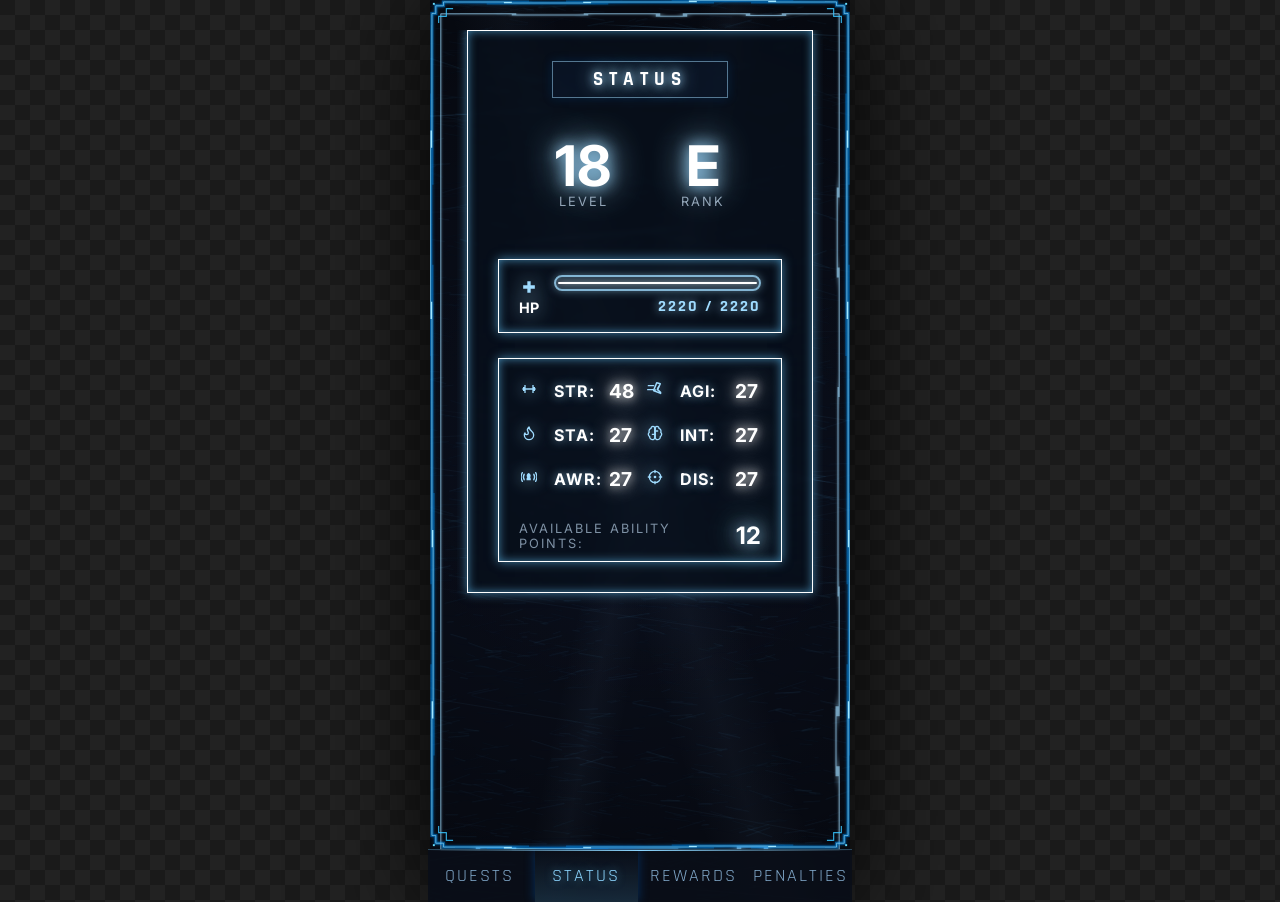
<file: app/index.html>
<!DOCTYPE html>
<html lang="en">
<head>
    <meta charset="UTF-8">
    <meta name="viewport" content="width=device-width, initial-scale=1.0">
    <title>ARISE System</title>
    <!-- Fonts -->
    <link rel="preconnect" href="https://fonts.googleapis.com">
    <link rel="preconnect" href="https://fonts.gstatic.com" crossorigin>
    <link href="https://fonts.googleapis.com/css2?family=Inter:wght@400;500;600&family=Rajdhani:wght@500;600;700&display=swap" rel="stylesheet">
    <!-- CSS -->
    <link rel="stylesheet" href="style.css">
</head>
<body>
    <!-- Mobile Simulator Wrapper -->
    <div id="mobile-wrapper">
        <!-- Animated Particle Background -->
        <canvas id="bg-canvas"></canvas>

    <!-- Main Frame Wrapper for Thick Border -->
    <div class="main-frame-wrapper">
        <!-- Main App Container -->
        <div class="app-container" id="main-dashboard">
        
        <!-- STATUS TAB CONTENT -->
        <div id="tab-status" class="tab-content active">
            
            <div class="anime-panel">
                <div class="status-title-box">
                    <h1 class="system-title">STATUS</h1>
                </div>

                <!-- STATUS HEADER MATCHING SCREENSHOT 1 -->
                <div class="status-top">
                    
                    <div class="level-info-row">
                        <div class="level-number-block">
                            <span class="level-big">18</span>
                            <span class="level-label">LEVEL</span>
                        </div>
                        <div class="level-number-block">
                            <span class="level-big">E</span>
                            <span class="level-label">RANK</span>
                        </div>
                    </div>
                </div>

                <!-- VITALS BOX (HP, MP, Fatigue) -->
                <div class="vitals-box">
                    <div class="vital-item hp-item">
                        <div class="hp-icon-col">
                            <svg width="20" height="20" viewBox="0 0 24 24" fill="currentColor"><path d="M19 10h-5V5h-4v5H5v4h5v5h4v-5h5v-4z"/></svg>
                            <span class="vital-label">HP</span>
                        </div>
                        <div class="vital-bar-container hp-full">
                            <div class="hp-capsule-bar">
                                <div class="hp-capsule-fill" style="width: 100%;"></div>
                            </div>
                            <span class="vital-text">2220 / 2220</span>
                        </div>
                    </div>
                </div>


                <!-- STATS GRID -->
                <div class="stats-box">
                    <div class="stats-grid">
                        <div class="stat-row">
                            <span class="stat-icon"><svg width="16" height="16" viewBox="0 0 24 24" fill="none" stroke="currentColor" stroke-width="2"><path d="M6 18V6m12 12V6M2 12h20M4 15V9m16 6V9"/></svg></span>
                            <span class="stat-name">STR:</span><span class="stat-val">48</span>
                        </div>
                        <div class="stat-row">
                            <span class="stat-icon"><svg width="16" height="16" viewBox="0 0 24 24" fill="none" stroke="currentColor" stroke-width="2" stroke-linecap="round" stroke-linejoin="round"><path d="M2 7h8M1 13h9" /><g transform="translate(10 14) scale(1.15) translate(-10 -14)"><path d="M10 14L14 4l4.5 1.5L15 13l4 3.5V18L10.5 14.5Z" /><path d="M12.5 13.5c-1 0-2 .5-2 1" /><path d="M16.5 9.5l-1.5 3" /></g></svg></span>
                            <span class="stat-name">AGI:</span><span class="stat-val">27</span>
                        </div>
                        <div class="stat-row">
                            <span class="stat-icon"><svg width="16" height="16" viewBox="0 0 24 24" fill="none" stroke="currentColor" stroke-width="2" stroke-linecap="round" stroke-linejoin="round"><path d="M8.5 14.5A2.5 2.5 0 0 0 11 12c0-1.38-.5-2-1-3-1.072-2.143-.224-4.054 2-6 .5 2.5 2 4.9 4 6.5 2 1.6 3 3.5 3 5.5a7 7 0 1 1-14 0c0-1.153.433-2.294 1-3a2.5 2.5 0 0 0 2.5 2.5z" /></svg></span>
                            <span class="stat-name">STA:</span><span class="stat-val">27</span>
                        </div>
                        <div class="stat-row">
                            <span class="stat-icon"><svg width="16" height="16" viewBox="0 0 24 24" fill="none" stroke="currentColor" stroke-width="2" stroke-linecap="round" stroke-linejoin="round"><path d="M12 5a3 3 0 1 0-5.997.125 4 4 0 0 0-2.526 5.77 4 4 0 0 0 .556 6.588A4 4 0 1 0 12 18Z"/><path d="M12 5a3 3 0 1 1 5.997.125 4 4 0 0 1 2.526 5.77 4 4 0 0 1-.556 6.588A4 4 0 1 1 12 18Z"/><path d="M12 5v14"/><path d="M12 9h4"/><path d="M12 14h-4"/></svg></span>
                            <span class="stat-name">INT:</span><span class="stat-val">27</span>
                        </div>
                        <div class="stat-row">
                            <span class="stat-icon"><svg width="16" height="16" viewBox="0 0 24 24" fill="none" stroke="currentColor" stroke-width="2" stroke-linecap="round" stroke-linejoin="round"><path d="M4.9 16.2A8 8 0 014.9 7.8" /><path d="M2 18.5a13 13 0 010-13" /><path d="M19.1 7.8a8 8 0 010 8.4" /><path d="M22 5.5a13 13 0 010 13" /><path d="M12.5 6c-2.2 0-4 1.8-4 4 0 .9.3 1.7.8 2.4-.6.6-1 1.5-1 2.6v2h6.4v-2c0-1.1-.4-2-1-2.6.5-.7.8-1.5.8-2.4 0-2.2-1.8-4-4-4z" fill="currentColor" stroke="none"/></svg></span>
                            <span class="stat-name">AWR:</span><span class="stat-val">27</span>
                        </div>
                        <div class="stat-row">
                            <span class="stat-icon"><svg width="16" height="16" viewBox="0 0 24 24" fill="none" stroke="currentColor" stroke-width="2" stroke-linecap="round" stroke-linejoin="round"><circle cx="12" cy="12" r="8.5" /><circle cx="12" cy="12" r="2" fill="currentColor" stroke="none" /><path d="M12 2v3.5M12 18.5v3.5M2 12h3.5M18.5 12h3.5" /></svg></span>
                            <span class="stat-name">DIS:</span><span class="stat-val">27</span>
                        </div>
                    </div>
                    <div class="ap-row-container">
                        <div class="ap-row">
                            <span class="ap-label">Available Ability Points:</span>
                            <span class="ap-val">12</span>
                        </div>
                    </div>
                </div>
            </div>
        </div>
        <!-- END STATUS TAB -->

        <!-- QUESTS TAB CONTENT -->
        <div id="tab-quests" class="tab-content">
            <section class="quest-info-panel">
                <!-- Top Section -->
                <div class="quest-header-row">
                    <div class="quest-icon-box">
                        <div class="quest-icon">!</div>
                    </div>
                    <div class="quest-title-box">
                        <span>QUEST INFO</span>
                    </div>
                </div>
                <div class="quest-subtitle">
                    [Daily Quest: <span class="quest-highlight">Strength Training has arrived.</span>]
                </div>

                <div class="quest-divider"></div>

                <h3 class="quest-goals-title">GOALS</h3>
                <div class="task-list-new" id="task-list">
                    <!-- Tasks injected via JS -->
                </div>

                <div class="quest-divider"></div>

                <div class="quest-warning">
                    WARNING: Failure to complete the daily quest will result in an appropriate penalty.
                </div>
            </section>
        </div>
        <!-- END QUESTS TAB -->

        <!-- REWARDS TAB CONTENT -->
        <div id="tab-rewards" class="tab-content">
            <section class="anime-panel">
                <div class="quest-header-row">
                    <div class="quest-icon-box">
                        <div class="quest-icon">!</div>
                    </div>
                    <div class="quest-title-box">
                        <span>REWARDS</span>
                    </div>
                </div>
                <div style="text-align: center; color: rgba(160, 200, 230, 0.5); padding: 20px;">
                    NO REWARDS AVAILABLE YET
                </div>
            </section>
        </div>
        <!-- END REWARDS TAB -->

        <!-- PENALTIES TAB CONTENT -->
        <div id="tab-penalties" class="tab-content">
            <section class="anime-panel">
                <div class="quest-header-row">
                    <div class="quest-icon-box">
                        <div class="quest-icon">!</div>
                    </div>
                    <div class="quest-title-box">
                        <span>ACTIVE PENALTIES</span>
                    </div>
                </div>
                <div style="text-align: center; color: rgba(160, 200, 230, 0.5); padding: 20px;">
                    NO ACTIVE PENALTIES
                </div>
            </section>
        </div>
        <!-- END PENALTIES TAB -->
        </div>
    </div>

    <!-- Bottom Tabs (Footer, full width inside mobile wrapper) -->
    <nav class="bottom-nav">
        <button class="nav-btn" data-tab="tab-quests">QUESTS</button>
        <button class="nav-btn active" data-tab="tab-status">STATUS</button>
        <button class="nav-btn" data-tab="tab-rewards">REWARDS</button>
        <button class="nav-btn" data-tab="tab-penalties">PENALTIES</button>
    </nav>

    <!-- Penalty Full-Screen Overlay -->
    <div class="penalty-overlay" id="penalty-overlay">
        <div class="penalty-content">
            <h1 class="penalty-header">PENALTY EVENT</h1>
            <h2 class="penalty-sub">SYSTEM ENFORCEMENT</h2>
            <div class="penalty-task-box">
                <p id="penalty-task-desc">100 PUSH-UPS + 20 SQUATS</p>
            </div>
            <p class="penalty-timer">ESCALATION IN: <span id="penalty-countdown">15:00</span></p>
            <button class="btn-accept" id="btn-accept-penalty">ACCEPT PENALTY</button>
            
            <!-- Completion phase (hidden initially) -->
            <div class="penalty-completion" id="penalty-completion-section" style="display: none;">
                <button class="btn-complete" id="btn-complete-penalty">CONFIRM COMPLETION</button>
            </div>
        </div>
    </div>

    <!-- Reset Overlay -->
    <div class="reset-overlay" id="reset-overlay">
        <h1 class="reset-text">PENALTY COMPLETE.<br>SYSTEM RESET.</h1>
    </div>
    </div> <!-- End Mobile Wrapper -->

    <script src="app.js"></script>
</body>
</html>
</file>
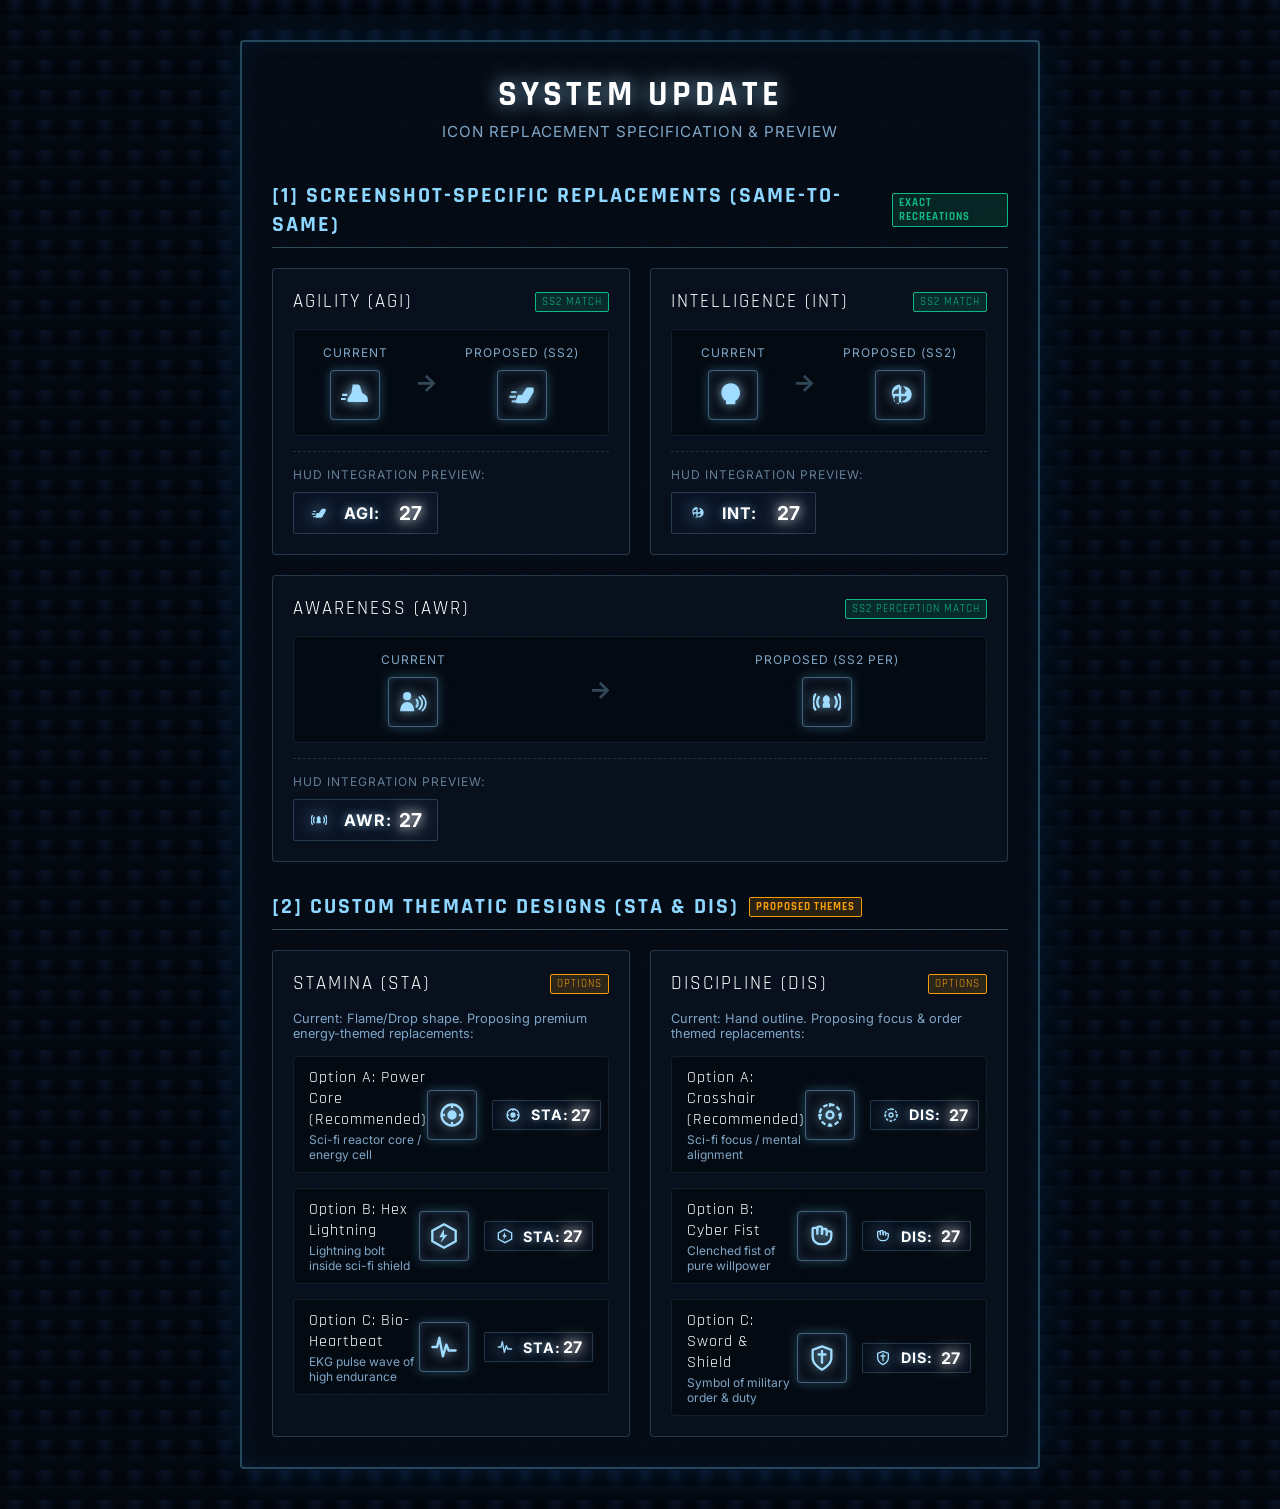
<file: app/icon_preview.html>
<!DOCTYPE html>
<html lang="en">
<head>
    <meta charset="UTF-8">
    <meta name="viewport" content="width=device-width, initial-scale=1.0">
    <title>ARISE System - Icon Update Preview</title>
    <!-- Fonts -->
    <link rel="preconnect" href="https://fonts.googleapis.com">
    <link rel="preconnect" href="https://fonts.gstatic.com" crossorigin>
    <link href="https://fonts.googleapis.com/css2?family=Inter:wght@400;500;600&family=Rajdhani:wght@500;600;700&display=swap" rel="stylesheet">
    <!-- CSS Link -->
    <link rel="stylesheet" href="style.css">
    <style>
        body {
            background-color: #010409;
            background-image: 
                radial-gradient(at 50% 0%, rgba(20, 40, 80, 0.4) 0px, transparent 50%),
                linear-gradient(rgba(6, 12, 22, 0.8) 0%, rgba(1, 4, 9, 0.95) 100%);
            overflow-y: auto;
            min-height: 100vh;
            display: flex;
            justify-content: center;
            align-items: flex-start;
            padding: 40px 20px;
        }

        .preview-container {
            width: 100%;
            max-width: 800px;
            background: rgba(6, 12, 22, 0.85);
            border: 2px solid rgba(120, 210, 255, 0.3);
            box-shadow: 0 0 40px rgba(0, 150, 255, 0.15), inset 0 0 20px rgba(0, 150, 255, 0.1);
            border-radius: 4px;
            padding: 30px;
            position: relative;
        }

        .preview-title {
            text-align: center;
            font-family: var(--font-heading);
            font-size: 2.2rem;
            color: #fff;
            text-shadow: 0 0 20px rgba(160, 220, 255, 0.8);
            margin-bottom: 5px;
            letter-spacing: 4px;
        }

        .preview-subtitle {
            text-align: center;
            font-family: var(--font-body);
            color: var(--text-muted);
            font-size: 0.95rem;
            margin-bottom: 40px;
            letter-spacing: 1px;
        }

        .section-header {
            font-family: var(--font-heading);
            font-size: 1.4rem;
            color: var(--primary);
            border-bottom: 1px solid rgba(160, 220, 255, 0.3);
            padding-bottom: 8px;
            margin-top: 30px;
            margin-bottom: 20px;
            letter-spacing: 2px;
            display: flex;
            align-items: center;
            gap: 10px;
        }

        .icon-card-grid {
            display: grid;
            grid-template-columns: repeat(auto-fit, minmax(340px, 1fr));
            gap: 20px;
        }

        .icon-card {
            background: rgba(10, 20, 35, 0.6);
            border: 1px solid rgba(160, 220, 255, 0.2);
            border-radius: 4px;
            padding: 20px;
            transition: all 0.3s ease;
        }

        .icon-card:hover {
            border-color: rgba(160, 220, 255, 0.5);
            box-shadow: 0 0 15px rgba(0, 150, 255, 0.15);
            transform: translateY(-2px);
        }

        .card-title {
            font-family: var(--font-heading);
            font-size: 1.2rem;
            color: #fff;
            margin-bottom: 15px;
            letter-spacing: 2px;
            display: flex;
            justify-content: space-between;
            align-items: center;
        }

        .badge-exact {
            font-size: 0.7rem;
            background: rgba(16, 185, 129, 0.15);
            border: 1px solid #10b981;
            color: #10b981;
            padding: 2px 6px;
            border-radius: 2px;
            letter-spacing: 1px;
        }

        .badge-proposed {
            font-size: 0.7rem;
            background: rgba(245, 158, 11, 0.15);
            border: 1px solid #f59e0b;
            color: #f59e0b;
            padding: 2px 6px;
            border-radius: 2px;
            letter-spacing: 1px;
        }

        .comparison-layout {
            display: flex;
            align-items: center;
            justify-content: space-around;
            background: rgba(1, 4, 9, 0.5);
            padding: 15px;
            border-radius: 4px;
            border: 1px solid rgba(120, 210, 255, 0.1);
        }

        .comp-item {
            display: flex;
            flex-direction: column;
            align-items: center;
            gap: 10px;
        }

        .comp-label {
            font-size: 0.75rem;
            color: var(--text-muted);
            letter-spacing: 1px;
            text-transform: uppercase;
        }

        .icon-render-box {
            width: 50px;
            height: 50px;
            display: flex;
            justify-content: center;
            align-items: center;
            background: rgba(10, 15, 25, 0.8);
            border: 1px solid rgba(160, 220, 255, 0.4);
            border-radius: 4px;
            box-shadow: 0 0 12px rgba(100, 200, 255, 0.3), inset 0 0 8px rgba(100, 200, 255, 0.2);
        }

        .icon-render-box svg {
            width: 28px;
            height: 28px;
            color: rgba(160, 220, 255, 1);
            filter: drop-shadow(0 0 6px rgba(160, 220, 255, 0.8));
        }

        .arrow-divider {
            color: rgba(160, 220, 255, 0.3);
            font-size: 1.5rem;
            font-weight: bold;
        }

        .hud-preview-block {
            margin-top: 15px;
            border-top: 1px dashed rgba(160, 220, 255, 0.15);
            padding-top: 15px;
        }

        .hud-preview-title {
            font-size: 0.75rem;
            color: rgba(160, 200, 230, 0.6);
            margin-bottom: 10px;
            letter-spacing: 1px;
            text-transform: uppercase;
        }

        /* Mock HUD Stat Row matching original style.css */
        .mock-hud-row {
            display: flex;
            align-items: center;
            background: rgba(20, 40, 80, 0.15);
            border: 1px solid rgba(160, 220, 255, 0.2);
            padding: 8px 15px;
            border-radius: 2px;
            width: max-content;
            min-width: 140px;
        }
        
        .mock-hud-row .stat-icon {
            width: 20px;
            color: rgba(160, 220, 255, 1);
            margin-right: 15px;
            display: flex;
            align-items: center;
            justify-content: center;
            filter: drop-shadow(0 0 8px rgba(160, 220, 255, 0.9));
        }
        
        .mock-hud-row .stat-icon svg {
            width: 16px;
            height: 16px;
        }

        .mock-hud-row .stat-name {
            font-weight: bold;
            color: #fff;
            width: 45px;
            margin-right: 10px;
            letter-spacing: 1px;
            text-shadow: 0 0 10px rgba(160, 220, 255, 0.7);
            font-family: var(--font-body);
        }

        .mock-hud-row .stat-val {
            font-size: 1.2rem;
            font-weight: 700;
            color: #fff;
            text-shadow: 0 0 20px rgba(255,255,255,1), 0 0 10px rgba(255,255,255,0.8);
            font-family: var(--font-body);
        }

        .options-list {
            display: flex;
            flex-direction: column;
            gap: 15px;
            width: 100%;
        }

        .option-row {
            display: flex;
            align-items: center;
            justify-content: space-between;
            background: rgba(1, 4, 9, 0.5);
            padding: 10px 15px;
            border-radius: 4px;
            border: 1px solid rgba(120, 210, 255, 0.1);
        }

        .option-meta {
            display: flex;
            flex-direction: column;
            gap: 2px;
        }

        .option-name {
            font-family: var(--font-heading);
            font-size: 1rem;
            color: #fff;
            letter-spacing: 1px;
        }

        .option-desc {
            font-size: 0.75rem;
            color: var(--text-muted);
        }

        .option-render {
            display: flex;
            align-items: center;
            gap: 15px;
        }

        .code-snippet {
            margin-top: 15px;
            background: rgba(0, 0, 0, 0.4);
            border: 1px solid rgba(160, 220, 255, 0.1);
            border-radius: 3px;
            padding: 8px;
            font-family: monospace;
            font-size: 0.65rem;
            color: rgba(160, 220, 255, 0.8);
            overflow-x: auto;
            white-space: pre-wrap;
            display: none; /* Toggleable in future if needed */
        }
    </style>
</head>
<body>

    <div class="preview-container">
        <h1 class="preview-title">SYSTEM UPDATE</h1>
        <p class="preview-subtitle">ICON REPLACEMENT SPECIFICATION & PREVIEW</p>

        <!-- SECTION 1: SAME TO SAME ICONS -->
        <h2 class="section-header">
            <span>[1] SCREENSHOT-SPECIFIC REPLACEMENTS (SAME-TO-SAME)</span>
            <span class="badge-exact">EXACT RECREATIONS</span>
        </h2>

        <div class="icon-card-grid">
            <!-- AGI CARD -->
            <div class="icon-card">
                <div class="card-title">
                    <span>AGILITY (AGI)</span>
                    <span class="badge-exact">SS2 MATCH</span>
                </div>
                <div class="comparison-layout">
                    <div class="comp-item">
                        <span class="comp-label">Current</span>
                        <div class="icon-render-box">
                            <svg viewBox="0 0 24 24" fill="currentColor"><path d="M14 3 C14 3 16 3 16.5 5 L18 10 L21.5 12.5 C22.5 13.2 23 14.5 23 16 L23 18 L7 18 C5.5 18 5 16.5 5.8 15 L9 10 L10 3 Z M1 11 L5.5 11 L5.5 12.8 L1 12.8 Z M0 14.5 L4 14.5 L4 16.3 L0 16.3 Z"/></svg>
                        </div>
                    </div>
                    <div class="arrow-divider">→</div>
                    <div class="comp-item">
                        <span class="comp-label">Proposed (SS2)</span>
                        <div class="icon-render-box" id="preview-agi">
                            <!-- PROPOSED AGI: Boot facing down-left with speed streaks -->
                            <svg viewBox="0 0 24 24" fill="currentColor">
                                <!-- Speed lines behind the boot -->
                                <path d="M2.5 9.5a1 1 0 011-1h3a1 1 0 110 2h-3a1 1 0 01-1-1zm-1.5 4a1 1 0 011-1h4a1 1 0 110 2h-4a1 1 0 01-1-1zm2 4a1 1 0 011-1h3.5a1 1 0 110 2H4a1 1 0 01-1-1z" opacity="0.85"/>
                                <!-- The angled boot facing down-left -->
                                <path d="M22 6.5c0-.6-.4-1-1-1h-3.8c-.8 0-1.5.4-1.9 1.1l-3.3 5.4H9.5c-.7 0-1.3.5-1.5 1.2l-1.3 4c-.3.9.3 1.8 1.3 1.8h7.2c.7 0 1.3-.4 1.7-1l4.7-7.9c.3-.5.4-1 .4-1.6V6.5z"/>
                            </svg>
                        </div>
                    </div>
                </div>
                
                <div class="hud-preview-block">
                    <div class="hud-preview-title">HUD Integration Preview:</div>
                    <div class="mock-hud-row">
                        <span class="stat-icon">
                            <svg viewBox="0 0 24 24" fill="currentColor">
                                <path d="M2.5 9.5a1 1 0 011-1h3a1 1 0 110 2h-3a1 1 0 01-1-1zm-1.5 4a1 1 0 011-1h4a1 1 0 110 2h-4a1 1 0 01-1-1zm2 4a1 1 0 011-1h3.5a1 1 0 110 2H4a1 1 0 01-1-1z" opacity="0.85"/>
                                <path d="M22 6.5c0-.6-.4-1-1-1h-3.8c-.8 0-1.5.4-1.9 1.1l-3.3 5.4H9.5c-.7 0-1.3.5-1.5 1.2l-1.3 4c-.3.9.3 1.8 1.3 1.8h7.2c.7 0 1.3-.4 1.7-1l4.7-7.9c.3-.5.4-1 .4-1.6V6.5z"/>
                            </svg>
                        </span>
                        <span class="stat-name">AGI:</span>
                        <span class="stat-val">27</span>
                    </div>
                </div>
            </div>

            <!-- INT CARD -->
            <div class="icon-card">
                <div class="card-title">
                    <span>INTELLIGENCE (INT)</span>
                    <span class="badge-exact">SS2 MATCH</span>
                </div>
                <div class="comparison-layout">
                    <div class="comp-item">
                        <span class="comp-label">Current</span>
                        <div class="icon-render-box">
                            <svg viewBox="0 0 24 24" fill="currentColor"><path d="M6 20 L6 17 C3.5 15.5 2 13 2 10 C2 5.6 5.6 2 10 2 C14.4 2 18 5.6 18 10 C18 13 16.5 15.5 14 17 L14 20 Z M9 17 L9 14.5 C7 13.5 6 12 6 10 C6 7.8 7.8 6 10 6 C12.2 6 14 7.8 14 10 C14 12 13 13.5 11 14.5 L11 17 Z"/></svg>
                        </div>
                    </div>
                    <div class="arrow-divider">→</div>
                    <div class="comp-item">
                        <span class="comp-label">Proposed (SS2)</span>
                        <div class="icon-render-box" id="preview-int">
                            <!-- PROPOSED INT: Clean side-profile brain silhouette -->
                            <svg viewBox="0 0 24 24" fill="currentColor">
                                <path d="M12 3c-3.87 0-7 3.13-7 7 0 1.52.48 2.91 1.3 4.06-.05.31-.08.62-.08.94 0 2.21 1.79 4 4 4 1.09 0 2.08-.44 2.8-1.15.54.43 1.21.65 1.98.65 3.87 0 7-3.13 7-7s-3.13-7-7-7h-3zm-1 2.08V11H6.13c.27-2.03 1.76-3.64 3.75-3.92zM6.13 13H11v6.92c-1.99-.28-3.48-1.89-3.75-3.92H6.13c-.09 0-.13-.1-.06-.16.32-.42.75-.76 1.25-.97.28-.12.44-.42.36-.72-.08-.34-.14-.69-.14-1.05 0-.06-.05-.1-.1-.1zM13 19.92V13h4.87c-.27 2.03-1.76 3.64-3.75 3.92zM17.87 11H13V4.08c1.99.28 3.48 1.89 3.75 3.92h1.12c.09 0 .13.1.06.16-.32.42-.75.76-1.25.97-.28.12-.44.42-.36.72.08.34.14.69.14 1.05 0 .06.05.1.1.1h1.12z"/>
                            </svg>
                        </div>
                    </div>
                </div>

                <div class="hud-preview-block">
                    <div class="hud-preview-title">HUD Integration Preview:</div>
                    <div class="mock-hud-row">
                        <span class="stat-icon">
                            <svg viewBox="0 0 24 24" fill="currentColor">
                                <path d="M12 3c-3.87 0-7 3.13-7 7 0 1.52.48 2.91 1.3 4.06-.05.31-.08.62-.08.94 0 2.21 1.79 4 4 4 1.09 0 2.08-.44 2.8-1.15.54.43 1.21.65 1.98.65 3.87 0 7-3.13 7-7s-3.13-7-7-7h-3zm-1 2.08V11H6.13c.27-2.03 1.76-3.64 3.75-3.92zM6.13 13H11v6.92c-1.99-.28-3.48-1.89-3.75-3.92H6.13c-.09 0-.13-.1-.06-.16.32-.42.75-.76 1.25-.97.28-.12.44-.42.36-.72-.08-.34-.14-.69-.14-1.05 0-.06-.05-.1-.1-.1zM13 19.92V13h4.87c-.27 2.03-1.76 3.64-3.75 3.92zM17.87 11H13V4.08c1.99.28 3.48 1.89 3.75 3.92h1.12c.09 0 .13.1.06.16-.32.42-.75.76-1.25.97-.28.12-.44.42-.36.72.08.34.14.69.14 1.05 0 .06.05.1.1.1h1.12z"/>
                            </svg>
                        </span>
                        <span class="stat-name">INT:</span>
                        <span class="stat-val">27</span>
                    </div>
                </div>
            </div>

            <!-- AWR CARD -->
            <div class="icon-card" style="grid-column: 1 / -1;">
                <div class="card-title">
                    <span>AWARENESS (AWR)</span>
                    <span class="badge-exact">SS2 PERCEPTION MATCH</span>
                </div>
                <div class="comparison-layout">
                    <div class="comp-item">
                        <span class="comp-label">Current</span>
                        <div class="icon-render-box">
                            <svg viewBox="0 0 24 24" fill="currentColor"><circle cx="7" cy="7" r="3.5"/><path d="M1 20 C1 14.5 4 12 7 12 C10 12 13 14.5 13 20 Z"/><path fill="none" stroke="currentColor" stroke-width="1.8" stroke-linecap="round" d="M15 10 C16.5 11.5 16.5 14.5 15 16"/><path fill="none" stroke="currentColor" stroke-width="1.8" stroke-linecap="round" d="M17.5 8 C20.5 11 20.5 15 17.5 18"/><path fill="none" stroke="currentColor" stroke-width="1.4" stroke-linecap="round" d="M20 6.5 C24 10.5 24 15.5 20 19.5"/></svg>
                        </div>
                    </div>
                    <div class="arrow-divider">→</div>
                    <div class="comp-item">
                        <span class="comp-label">Proposed (SS2 PER)</span>
                        <div class="icon-render-box" id="preview-awr">
                            <!-- PROPOSED AWR: Head profile in center facing left, with sound waves on left AND right -->
                            <svg viewBox="0 0 24 24" fill="none" stroke="currentColor" stroke-width="2" stroke-linecap="round" stroke-linejoin="round">
                                <!-- Soundwaves Left -->
                                <path d="M4.9 16.2A8 8 0 014.9 7.8" />
                                <path d="M2 18.5a13 13 0 010-13" />
                                <!-- Soundwaves Right -->
                                <path d="M19.1 7.8a8 8 0 010 8.4" />
                                <path d="M22 5.5a13 13 0 010 13" />
                                <!-- Left-facing Head Profile (Solid fill for the head) -->
                                <path d="M12.5 6c-2.2 0-4 1.8-4 4 0 .9.3 1.7.8 2.4-.6.6-1 1.5-1 2.6v2h6.4v-2c0-1.1-.4-2-1-2.6.5-.7.8-1.5.8-2.4 0-2.2-1.8-4-4-4z" fill="currentColor" stroke="none"/>
                            </svg>
                        </div>
                    </div>
                </div>

                <div class="hud-preview-block">
                    <div class="hud-preview-title">HUD Integration Preview:</div>
                    <div class="mock-hud-row">
                        <span class="stat-icon">
                            <svg viewBox="0 0 24 24" fill="none" stroke="currentColor" stroke-width="2" stroke-linecap="round" stroke-linejoin="round">
                                <path d="M4.9 16.2A8 8 0 014.9 7.8" />
                                <path d="M2 18.5a13 13 0 010-13" />
                                <path d="M19.1 7.8a8 8 0 010 8.4" />
                                <path d="M22 5.5a13 13 0 010 13" />
                                <path d="M12.5 6c-2.2 0-4 1.8-4 4 0 .9.3 1.7.8 2.4-.6.6-1 1.5-1 2.6v2h6.4v-2c0-1.1-.4-2-1-2.6.5-.7.8-1.5.8-2.4 0-2.2-1.8-4-4-4z" fill="currentColor" stroke="none"/>
                            </svg>
                        </span>
                        <span class="stat-name">AWR:</span>
                        <span class="stat-val">27</span>
                    </div>
                </div>
            </div>
        </div>

        <!-- SECTION 2: PROPOSED CUSTOM ICONS FOR STA AND DIS -->
        <h2 class="section-header">
            <span>[2] CUSTOM THEMATIC DESIGNS (STA & DIS)</span>
            <span class="badge-proposed">PROPOSED THEMES</span>
        </h2>

        <div class="icon-card-grid">
            <!-- STA CARD -->
            <div class="icon-card">
                <div class="card-title">
                    <span>STAMINA (STA)</span>
                    <span class="badge-proposed">OPTIONS</span>
                </div>
                <p style="font-size: 0.8rem; color: var(--text-muted); margin-bottom: 15px;">
                    Current: Flame/Drop shape. Proposing premium energy-themed replacements:
                </p>
                <div class="options-list">
                    <!-- Option A -->
                    <div class="option-row">
                        <div class="option-meta">
                            <span class="option-name">Option A: Power Core (Recommended)</span>
                            <span class="option-desc">Sci-fi reactor core / energy cell</span>
                        </div>
                        <div class="option-render">
                            <div class="icon-render-box">
                                <svg viewBox="0 0 24 24" fill="none" stroke="currentColor" stroke-width="2">
                                    <circle cx="12" cy="12" r="9" />
                                    <circle cx="12" cy="12" r="3" fill="currentColor" />
                                    <path d="M12 3v3M12 18v3M3 12h3M18 12h3" />
                                </svg>
                            </div>
                            <div class="mock-hud-row" style="padding: 4px 10px; min-width: 100px;">
                                <span class="stat-icon" style="margin-right: 8px;">
                                    <svg viewBox="0 0 24 24" fill="none" stroke="currentColor" stroke-width="2">
                                        <circle cx="12" cy="12" r="9" />
                                        <circle cx="12" cy="12" r="3" fill="currentColor" />
                                        <path d="M12 3v3M12 18v3M3 12h3M18 12h3" />
                                    </svg>
                                </span>
                                <span class="stat-name" style="width: 30px; font-size: 0.9rem;">STA:</span>
                                <span class="stat-val" style="font-size: 1rem;">27</span>
                            </div>
                        </div>
                    </div>
                    <!-- Option B -->
                    <div class="option-row">
                        <div class="option-meta">
                            <span class="option-name">Option B: Hex Lightning</span>
                            <span class="option-desc">Lightning bolt inside sci-fi shield</span>
                        </div>
                        <div class="option-render">
                            <div class="icon-render-box">
                                <svg viewBox="0 0 24 24" fill="none" stroke="currentColor" stroke-width="2">
                                    <polygon points="12,2 22,7.5 22,16.5 12,22 2,16.5 2,7.5" />
                                    <polygon points="12,6 8,13 11,13 9,18 15,11 12,11" fill="currentColor" stroke="none" />
                                </svg>
                            </div>
                            <div class="mock-hud-row" style="padding: 4px 10px; min-width: 100px;">
                                <span class="stat-icon" style="margin-right: 8px;">
                                    <svg viewBox="0 0 24 24" fill="none" stroke="currentColor" stroke-width="2">
                                        <polygon points="12,2 22,7.5 22,16.5 12,22 2,16.5 2,7.5" />
                                        <polygon points="12,6 8,13 11,13 9,18 15,11 12,11" fill="currentColor" stroke="none" />
                                    </svg>
                                </span>
                                <span class="stat-name" style="width: 30px; font-size: 0.9rem;">STA:</span>
                                <span class="stat-val" style="font-size: 1rem;">27</span>
                            </div>
                        </div>
                    </div>
                    <!-- Option C -->
                    <div class="option-row">
                        <div class="option-meta">
                            <span class="option-name">Option C: Bio-Heartbeat</span>
                            <span class="option-desc">EKG pulse wave of high endurance</span>
                        </div>
                        <div class="option-render">
                            <div class="icon-render-box">
                                <svg viewBox="0 0 24 24" fill="none" stroke="currentColor" stroke-width="2" stroke-linecap="round" stroke-linejoin="round">
                                    <path d="M2 12h4l2-8 3 16 3-10 2 5h6" />
                                </svg>
                            </div>
                            <div class="mock-hud-row" style="padding: 4px 10px; min-width: 100px;">
                                <span class="stat-icon" style="margin-right: 8px;">
                                    <svg viewBox="0 0 24 24" fill="none" stroke="currentColor" stroke-width="2" stroke-linecap="round" stroke-linejoin="round">
                                        <path d="M2 12h4l2-8 3 16 3-10 2 5h6" />
                                    </svg>
                                </span>
                                <span class="stat-name" style="width: 30px; font-size: 0.9rem;">STA:</span>
                                <span class="stat-val" style="font-size: 1rem;">27</span>
                            </div>
                        </div>
                    </div>
                </div>
            </div>

            <!-- DIS CARD -->
            <div class="icon-card">
                <div class="card-title">
                    <span>DISCIPLINE (DIS)</span>
                    <span class="badge-proposed">OPTIONS</span>
                </div>
                <p style="font-size: 0.8rem; color: var(--text-muted); margin-bottom: 15px;">
                    Current: Hand outline. Proposing focus & order themed replacements:
                </p>
                <div class="options-list">
                    <!-- Option A -->
                    <div class="option-row">
                        <div class="option-meta">
                            <span class="option-name">Option A: Crosshair (Recommended)</span>
                            <span class="option-desc">Sci-fi focus / mental alignment</span>
                        </div>
                        <div class="option-render">
                            <div class="icon-render-box">
                                <svg viewBox="0 0 24 24" fill="none" stroke="currentColor" stroke-width="2">
                                    <circle cx="12" cy="12" r="9" stroke-dasharray="4 2"/>
                                    <circle cx="12" cy="12" r="3" />
                                    <path d="M12 2v3M12 19v3M2 12h3M19 12h3" />
                                </svg>
                            </div>
                            <div class="mock-hud-row" style="padding: 4px 10px; min-width: 100px;">
                                <span class="stat-icon" style="margin-right: 8px;">
                                    <svg viewBox="0 0 24 24" fill="none" stroke="currentColor" stroke-width="2">
                                        <circle cx="12" cy="12" r="9" stroke-dasharray="4 2"/>
                                        <circle cx="12" cy="12" r="3" />
                                        <path d="M12 2v3M12 19v3M2 12h3M19 12h3" />
                                    </svg>
                                </span>
                                <span class="stat-name" style="width: 30px; font-size: 0.9rem;">DIS:</span>
                                <span class="stat-val" style="font-size: 1rem;">27</span>
                            </div>
                        </div>
                    </div>
                    <!-- Option B -->
                    <div class="option-row">
                        <div class="option-meta">
                            <span class="option-name">Option B: Cyber Fist</span>
                            <span class="option-desc">Clenched fist of pure willpower</span>
                        </div>
                        <div class="option-render">
                            <div class="icon-render-box">
                                <svg viewBox="0 0 24 24" fill="none" stroke="currentColor" stroke-width="2" stroke-linecap="round" stroke-linejoin="round">
                                    <path d="M12 10V5a1 1 0 00-1-1H9a1 1 0 00-1 1v5" />
                                    <path d="M8 7V6a1 1 0 00-1-1H5a1 1 0 00-1 1v6c0 4 3 7 7 7h2c4 0 7-3 7-7v-3a1 1 0 00-1-1h-2a1 1 0 00-1 1v2" />
                                    <path d="M16 8V7a1 1 0 00-1-1h-2a1 1 0 00-1 1v3" />
                                </svg>
                            </div>
                            <div class="mock-hud-row" style="padding: 4px 10px; min-width: 100px;">
                                <span class="stat-icon" style="margin-right: 8px;">
                                    <svg viewBox="0 0 24 24" fill="none" stroke="currentColor" stroke-width="2" stroke-linecap="round" stroke-linejoin="round">
                                        <path d="M12 10V5a1 1 0 00-1-1H9a1 1 0 00-1 1v5" />
                                        <path d="M8 7V6a1 1 0 00-1-1H5a1 1 0 00-1 1v6c0 4 3 7 7 7h2c4 0 7-3 7-7v-3a1 1 0 00-1-1h-2a1 1 0 00-1 1v2" />
                                        <path d="M16 8V7a1 1 0 00-1-1h-2a1 1 0 00-1 1v3" />
                                    </svg>
                                </span>
                                <span class="stat-name" style="width: 30px; font-size: 0.9rem;">DIS:</span>
                                <span class="stat-val" style="font-size: 1rem;">27</span>
                            </div>
                        </div>
                    </div>
                    <!-- Option C -->
                    <div class="option-row">
                        <div class="option-meta">
                            <span class="option-name">Option C: Sword & Shield</span>
                            <span class="option-desc">Symbol of military order & duty</span>
                        </div>
                        <div class="option-render">
                            <div class="icon-render-box">
                                <svg viewBox="0 0 24 24" fill="none" stroke="currentColor" stroke-width="2" stroke-linecap="round" stroke-linejoin="round">
                                    <path d="M12 22s8-4 8-10V5l-8-3-8 3v7c0 6 8 10 8 10z" />
                                    <path d="M12 6v10M9 9h6" />
                                </svg>
                            </div>
                            <div class="mock-hud-row" style="padding: 4px 10px; min-width: 100px;">
                                <span class="stat-icon" style="margin-right: 8px;">
                                    <svg viewBox="0 0 24 24" fill="none" stroke="currentColor" stroke-width="2" stroke-linecap="round" stroke-linejoin="round">
                                        <path d="M12 22s8-4 8-10V5l-8-3-8 3v7c0 6 8 10 8 10z" />
                                        <path d="M12 6v10M9 9h6" />
                                    </svg>
                                </span>
                                <span class="stat-name" style="width: 30px; font-size: 0.9rem;">DIS:</span>
                                <span class="stat-val" style="font-size: 1rem;">27</span>
                            </div>
                        </div>
                    </div>
                </div>
            </div>
        </div>

    </div>

</body>
</html>
</file>
<file: app/style.css>
:root {
    --bg-color: #010409;
    --panel-bg: rgba(6, 12, 22, 0.85);
    --primary: #8cd6ff;
    --primary-glow: rgba(100, 200, 255, 0.6);
    --primary-dim: rgba(100, 200, 255, 0.15);
    --border-color: rgba(120, 210, 255, 0.3);
    --danger: #ff3333;
    --danger-glow: rgba(255, 50, 50, 0.6);
    --text-main: #e0f2fe;
    --text-muted: #7fa6c7;
    --success: #10b981;
    
    --font-heading: 'Rajdhani', sans-serif;
    --font-body: 'Inter', sans-serif;
}

* {
    box-sizing: border-box;
    margin: 0;
    padding: 0;
}

body {
    /* High-contrast simulator background to clearly differentiate the mobile bounds */
    background-color: #1a1a1a;
    background-image: 
        repeating-linear-gradient(45deg, #222 25%, transparent 25%, transparent 75%, #222 75%, #222), 
        repeating-linear-gradient(45deg, #222 25%, #1a1a1a 25%, #1a1a1a 75%, #222 75%, #222);
    background-position: 0 0, 15px 15px;
    background-size: 30px 30px;
    
    color: var(--text-main);
    font-family: var(--font-body);
    overflow: hidden;
    min-height: 100vh;
    display: flex;
    justify-content: center;
    align-items: center;
}

/* Mobile Simulator Wrapper */
#mobile-wrapper {
    position: relative;
    width: 100%;
    max-width: 420px; /* Mobile width */
    height: 100vh; /* Fill vertical monitor */
    background: transparent;
    box-shadow: 0 0 100px rgba(0, 0, 0, 0.9);
    display: flex;
    flex-direction: column;
}

/* MAIN FRAME WRAPPER (Holds the thick outer border, stops above footer) */
.main-frame-wrapper {
    flex: 1; /* Takes all height above the footer */
    position: relative;
    display: flex;
    flex-direction: column;
    margin: 15px 12px 0 12px; /* Margin to position it within the mobile screen */
}

/* MASSIVE OUTER GLOWING FRAME AT THE MOST EDGE */
.main-frame-wrapper::before {
    content: "";
    position: absolute;
    z-index: 10;
    pointer-events: none;
    top: -15px; bottom: 0px; left: -12px; right: -12px;
    border-style: solid;
    border-width: 25px;
    border-image-source: url("data:image/svg+xml;charset=UTF-8,%3Csvg xmlns='http://www.w3.org/2000/svg' width='400' height='400'%3E%3Cdefs%3E%3Cfilter id='g-thick' x='-20%25' y='-20%25' width='140%25' height='140%25'%3E%3CfeGaussianBlur stdDeviation='8' result='b'/%3E%3CfeMerge%3E%3CfeMergeNode in='b'/%3E%3CfeMergeNode in='SourceGraphic'/%3E%3C/feMerge%3E%3C/filter%3E%3C/defs%3E%3Cpath d='M 10 120 L 10 70 L 30 70 L 30 30 L 70 30 L 70 10 L 150 10 L 150 16 L 180 16 L 180 10 L 220 10 L 220 4 L 250 4 L 250 10 L 330 10 L 330 30 L 370 30 L 370 70 L 390 70 L 390 150 L 384 150 L 384 180 L 390 180 L 390 220 L 396 220 L 396 250 L 390 250 L 390 330 L 370 330 L 370 370 L 330 370 L 330 390 L 250 390 L 250 384 L 220 384 L 220 390 L 180 390 L 180 396 L 150 396 L 150 390 L 70 390 L 70 370 L 30 370 L 30 330 L 10 330 L 10 250 L 16 250 L 16 220 L 10 220 L 10 180 L 4 180 L 4 150 L 10 150 Z' fill='none' stroke='rgba(0, 150, 255, 0.4)' stroke-width='16' filter='url(%23g-thick)'/%3E%3Cpath d='M 10 120 L 10 70 L 30 70 L 30 30 L 70 30 L 70 10 L 150 10 L 150 16 L 180 16 L 180 10 L 220 10 L 220 4 L 250 4 L 250 10 L 330 10 L 330 30 L 370 30 L 370 70 L 390 70 L 390 150 L 384 150 L 384 180 L 390 180 L 390 220 L 396 220 L 396 250 L 390 250 L 390 330 L 370 330 L 370 370 L 330 370 L 330 390 L 250 390 L 250 384 L 220 384 L 220 390 L 180 390 L 180 396 L 150 396 L 150 390 L 70 390 L 70 370 L 30 370 L 30 330 L 10 330 L 10 250 L 16 250 L 16 220 L 10 220 L 10 180 L 4 180 L 4 150 L 10 150 Z' fill='none' stroke='rgba(160, 230, 255, 1)' stroke-width='3'/%3E%3Cpath d='M 45 120 L 45 85 L 85 85 L 85 45 L 120 45' fill='none' stroke='rgba(0, 180, 255, 0.8)' stroke-width='6'/%3E%3Cpath d='M 45 120 L 45 85 L 85 85 L 85 45 L 120 45' fill='none' stroke='rgba(200, 240, 255, 1)' stroke-width='1.5'/%3E%3Cpath d='M 355 120 L 355 85 L 315 85 L 315 45 L 280 45' fill='none' stroke='rgba(0, 180, 255, 0.8)' stroke-width='6'/%3E%3Cpath d='M 355 120 L 355 85 L 315 85 L 315 45 L 280 45' fill='none' stroke='rgba(200, 240, 255, 1)' stroke-width='1.5'/%3E%3Cpath d='M 355 280 L 355 315 L 315 315 L 315 355 L 280 355' fill='none' stroke='rgba(0, 180, 255, 0.8)' stroke-width='6'/%3E%3Cpath d='M 355 280 L 355 315 L 315 315 L 315 355 L 280 355' fill='none' stroke='rgba(200, 240, 255, 1)' stroke-width='1.5'/%3E%3Cpath d='M 45 280 L 45 315 L 85 315 L 85 355 L 120 355' fill='none' stroke='rgba(0, 180, 255, 0.8)' stroke-width='6'/%3E%3Cpath d='M 45 280 L 45 315 L 85 315 L 85 355 L 120 355' fill='none' stroke='rgba(200, 240, 255, 1)' stroke-width='1.5'/%3E%3Crect x='15' y='15' width='10' height='10' fill='rgba(100, 220, 255, 1)'/%3E%3Crect x='375' y='15' width='10' height='10' fill='rgba(100, 220, 255, 1)'/%3E%3Crect x='375' y='375' width='10' height='10' fill='rgba(100, 220, 255, 1)'/%3E%3Crect x='15' y='375' width='10' height='10' fill='rgba(100, 220, 255, 1)'/%3E%3C/svg%3E");
    border-image-slice: 130;
}

/* Background Canvas — procedural scratched-metal texture */
#bg-canvas {
    position: absolute; /* Bound to the mobile wrapper */
    top: 0;
    left: 0;
    width: 100%;
    height: 100%;
    z-index: -1;
    pointer-events: none;
}

/* =========================================
   SYSTEM UI STYLES
   ========================================= */

/* App Container - THIN INNER FRAME */
.app-container {
    flex: 1; /* Takes remaining height above footer */
    width: 100%; /* Take full width of the main-frame-wrapper */
    margin: 0; /* Remove margin, handled by wrapper now */
    padding: 0 10px; /* Internal padding */
    display: flex;
    flex-direction: column;
    gap: 10px;
    z-index: 1;
    position: relative;
    background: transparent;
    overflow-y: auto;
    overflow-x: hidden;

    /* SS2 Custom Sci-Fi Border with full-length edge irregularities */
    border-style: solid;
    border-width: 15px;
    border-image-source: url("data:image/svg+xml;charset=UTF-8,%3Csvg xmlns='http://www.w3.org/2000/svg' width='300' height='300'%3E%3Cdefs%3E%3Cfilter id='g' x='-20%25' y='-20%25' width='140%25' height='140%25'%3E%3CfeGaussianBlur stdDeviation='2' result='b'/%3E%3CfeMerge%3E%3CfeMergeNode in='b'/%3E%3CfeMergeNode in='SourceGraphic'/%3E%3C/feMerge%3E%3C/filter%3E%3C/defs%3E%3Cpath d='M 2 50 L 2 2 L 50 2 L 80 2 L 80 5 L 120 5 L 120 2 L 160 2 L 160 8 L 175 8 L 175 2 L 210 2 L 210 6 L 230 6 L 230 2 L 250 2 L 298 2 L 298 50 L 298 90 L 293 90 L 293 110 L 298 110 L 298 140 L 295 140 L 295 190 L 298 190 L 298 220 L 290 220 L 290 235 L 298 235 L 298 250 L 298 298 L 250 298 L 220 298 L 220 290 L 205 290 L 205 298 L 170 298 L 170 295 L 110 295 L 110 298 L 80 298 L 80 292 L 60 292 L 60 298 L 50 298 L 2 298 L 2 50 Z' fill='none' stroke='rgba(160, 220, 255, 0.6)' stroke-width='2.5' filter='url(%23g)'/%3E%3C/svg%3E");
    border-image-slice: 50;
    border-image-width: 20px;
    border-image-repeat: stretch;
    border-image-outset: 2px;
}

@media (max-width: 768px) {
    .main-frame-wrapper::before {
        top: -30px; bottom: -30px; left: -30px; right: -30px;
        border-width: 25px;
        border-image-width: 35px;
    }
}


/* -------------------------------------
   NEW STATUS LAYOUT
-------------------------------------- */

/* Outer Box for the Status tab */
.status-inner-box {
    border: 1px solid rgba(100, 160, 220, 0.3);
    padding: 15px 10px 25px 10px; /* Reduced horizontal padding to prevent text overflow */
    background: rgba(10, 15, 25, 0.4);
    display: flex;
    flex-direction: column;
}

/* Common Inner Box styling for the 3 main sections */
.status-top, .vitals-box, .stats-box {
    padding: 20px 0;
    position: relative;
}

.status-top {
    padding-bottom: 30px;
}

/* STATUS Title Box */
.status-title-box {
    border: 1px solid rgba(160, 220, 255, 0.5);
    margin: 0 auto 20px auto;
    padding: 5px 40px;
    width: max-content;
    background: rgba(20, 40, 80, 0.2);
    box-shadow: 0 0 10px rgba(0, 100, 200, 0.2);
}
.system-title {
    font-size: 1.2rem;
    letter-spacing: 6px;
    color: #fff;
    text-shadow: 0 0 20px rgba(160, 220, 255, 1), 0 0 10px rgba(160, 220, 255, 1);
}

/* Level & Job Row */
.level-info-row {
    display: flex;
    justify-content: center;
    align-items: center;
    gap: 70px;
}

.level-number-block {
    display: flex;
    flex-direction: column;
    align-items: center;
}
.level-big {
    font-size: 3.5rem;
    font-weight: 700;
    line-height: 1;
    color: #ffffff;
    text-shadow: 0 0 35px rgba(160, 220, 255, 1), 0 0 15px rgba(160, 220, 255, 1);
}
.level-label {
    font-size: 0.8rem;
    letter-spacing: 2px;
    color: rgba(180, 200, 220, 0.8);
}

.label-dim {
    color: rgba(140, 160, 180, 0.7);
    font-size: 0.9rem;
    letter-spacing: 2px;
}
.val-bright {
    color: #ffffff;
    text-shadow: 0 0 15px rgba(255, 255, 255, 0.9), 0 0 6px rgba(255, 255, 255, 0.8);
    font-weight: 600;
}

/* VITALS BOX */
.vitals-box {
    display: flex;
    justify-content: space-around;
    align-items: center;
    border: 1px solid #fff;
    box-shadow: 0 0 10px rgba(100, 200, 255, 0.6), inset 0 0 10px rgba(100, 200, 255, 0.6);
    padding: 15px 20px;
    margin-bottom: 25px;
    margin-top: 20px;
}
.vital-item {
    display: flex;
    align-items: center;
    gap: 15px;
    width: 100%;
}
.vital-icon {
    font-size: 1.2rem;
    color: rgba(160, 220, 255, 1);
    filter: drop-shadow(0 0 8px rgba(160, 220, 255, 0.9));
}
.vital-bar-container {
    display: flex;
    flex-direction: column;
    align-items: flex-end;
}
.vital-label {
    font-size: 0.75rem;
    font-weight: bold;
    color: #fff;
    align-self: flex-start;
    margin-bottom: 2px;
}
.vital-bar {
    width: 70px;
    height: 4px;
    background: rgba(30, 50, 70, 0.5);
    border: 1px solid rgba(100, 160, 200, 0.4);
    margin-bottom: 3px;
    border-radius: 2px;
    overflow: hidden;
}
.vital-fill {
    height: 100%;
}
.hp-icon-col {
    display: flex;
    flex-direction: column;
    align-items: center;
    color: rgba(160, 220, 255, 1);
    filter: drop-shadow(0 0 10px rgba(160, 220, 255, 0.9));
}
.hp-icon-col .vital-label {
    margin-top: 2px;
    margin-bottom: 0;
    align-self: center;
    font-size: 0.9rem;
}
.hp-full {
    align-items: stretch;
    flex-grow: 1;
}
.hp-capsule-bar {
    width: 100%;
    height: 16px;
    border: 2px solid rgba(160, 220, 255, 0.8);
    border-radius: 12px;
    padding: 2px;
    box-shadow: 0 0 10px rgba(160, 220, 255, 0.4), inset 0 0 5px rgba(160, 220, 255, 0.4);
    display: flex;
    align-items: center;
    margin-bottom: 5px;
}
.hp-capsule-fill {
    height: 2px;
    border-radius: 2px;
    background: #fff;
    box-shadow: 0 0 10px rgba(160, 220, 255, 1), 0 0 5px rgba(255, 255, 255, 0.8);
}
.hp-full .vital-text {
    font-family: var(--font-heading);
    font-size: 1rem;
    font-weight: 700;
    color: rgba(160, 220, 255, 1);
    letter-spacing: 2px;
    text-shadow: 0 0 10px rgba(160, 220, 255, 0.8);
    align-self: flex-end;
}
.vital-text {
    font-size: 0.65rem;
    color: rgba(160, 200, 230, 0.8);
}
.fatigue-text {
    display: flex;
    flex-direction: column;
}
.fatigue-text .vital-label { align-self: flex-start; margin: 0; }
.fatigue-text .val-bright { font-size: 1.1rem; }

/* STATS GRID */
.stats-box {
    display: flex;
    flex-direction: column;
    border: 1px solid #fff;
    box-shadow: 0 0 10px rgba(100, 200, 255, 0.6), inset 0 0 10px rgba(100, 200, 255, 0.6);
    padding: 20px 20px 10px 20px;
}
.stats-grid {
    display: grid;
    grid-template-columns: 1fr 1fr;
    gap: 20px 10px;
    width: 100%;
}
.stat-row {
    display: flex;
    align-items: center;
}
.stat-icon {
    width: 20px;
    color: rgba(160, 220, 255, 1);
    margin-right: 15px;
    text-align: center;
    filter: drop-shadow(0 0 8px rgba(160, 220, 255, 0.9));
}
.stat-name {
    font-weight: bold;
    color: #fff;
    width: 45px;
    margin-right: 10px;
    letter-spacing: 1px;
    text-shadow: 0 0 10px rgba(160, 220, 255, 0.7);
}
.stat-val {
    font-size: 1.2rem;
    font-weight: 700;
    color: #fff;
    text-shadow: 0 0 20px rgba(255,255,255,1), 0 0 10px rgba(255,255,255,0.8);
}

.ap-row-container {
    display: flex;
    justify-content: center;
    margin-top: 30px;
    width: 100%;
}
.ap-row {
    display: flex;
    align-items: center;
    gap: 15px;
    justify-content: center;
}
.ap-label {
    font-size: 0.8rem;
    color: rgba(140, 160, 180, 0.9);
    letter-spacing: 2px;
    text-transform: uppercase;
}
.ap-val {
    font-size: 1.5rem;
    font-weight: 700;
    color: #fff;
    text-shadow: 0 0 35px rgba(160, 220, 255, 1), 0 0 15px rgba(160, 220, 255, 1);
    line-height: 1;
}

/* =========================================
   TABS & NAVIGATION
   ========================================= */
.tab-content {
    display: none;
    animation: fadeIn 0.3s ease-out;
}
.tab-content.active {
    display: block;
}

.bottom-nav {
    display: flex;
    gap: 5px;
    width: calc(100% - 30px); /* Fill the screen width minus the thick 15px borders */
    margin: 15px auto 20px auto; /* Increased top margin to precisely sit below outer frame */
    border-top: none; /* Removed top border since it is a standalone element now */
    z-index: 20; /* Ensure clicks work above canvas */
}

.nav-btn {
    flex: 1;
    background: rgba(10, 15, 25, 0.4);
    border: 1px solid rgba(100, 160, 220, 0.3);
    color: rgba(160, 200, 230, 0.5);
    padding: 10px 0;
    font-family: var(--font-heading);
    font-size: 0.9rem;
    letter-spacing: 1px;
    cursor: pointer;
    transition: all 0.2s;
    text-transform: uppercase;
}

.nav-btn:hover {
    background: rgba(20, 40, 80, 0.6);
    color: #fff;
}

.nav-btn.active {
    background: rgba(20, 40, 80, 0.8);
    border-color: rgba(160, 220, 255, 0.8);
    color: #fff;
    text-shadow: 0 0 8px rgba(160, 220, 255, 0.8);
    box-shadow: 0 0 10px rgba(0, 100, 200, 0.4);
}

@keyframes fadeIn {
    from { opacity: 0; transform: translateY(5px); }
    to { opacity: 1; transform: translateY(0); }
}

/* Inner elements must sit above the background texture */
.app-container > * {
    position: relative;
    z-index: 1;
}

/* Typography */
h1, h2, h3, .level-badge {
    font-family: var(--font-heading);
    letter-spacing: 2px;
    text-transform: uppercase;
}

/* Header */
.system-header {
    display: flex;
    justify-content: space-between;
    align-items: center;
    border-bottom: 1px solid var(--border-color);
    padding-bottom: 10px;
    position: relative;
}

.system-header::after {
    content: '';
    position: absolute;
    bottom: -1px;
    left: 0;
    width: 100%;
    height: 1px;
    background: linear-gradient(90deg, transparent, var(--primary), transparent);
}

.level-badge {
    font-size: 1.2rem;
    color: var(--primary);
    border: 1px solid var(--border-color);
    padding: 4px 10px;
    border-radius: 2px;
    background: var(--primary-dim);
    box-shadow: 0 0 10px var(--primary-dim);
}

.pulse-indicator {
    width: 12px;
    height: 12px;
    background-color: var(--primary);
    border-radius: 50%;
    box-shadow: 0 0 10px var(--primary);
    animation: pulse 2s infinite;
}

/* Anime Panel - Matches SS1 Notification Box exactly */
.anime-panel {
    background: rgba(8, 16, 28, 0.7);
    backdrop-filter: blur(2px);
    border: 1px solid #fff;
    box-shadow: 0 0 10px rgba(100, 200, 255, 0.6), inset 0 0 10px rgba(100, 200, 255, 0.6);
    padding: 30px; /* Increased padding */
    position: relative;
    display: flex;
    flex-direction: column;
}

/* SS1 Anime Panel Corner Accents (tiny L-brackets) - REMOVED */
.anime-panel::before {
    display: none;
}

.panel-title {
    font-size: 1.3rem;
    margin-bottom: 20px;
    color: var(--primary);
    text-shadow: 0 0 8px var(--primary-glow);
    display: flex;
    align-items: center;
    justify-content: center;
    border: 1px solid var(--border-color);
    padding: 8px;
    background: var(--primary-dim);
    letter-spacing: 3px;
}

.panel-title::before {
    content: "!";
    display: inline-flex;
    justify-content: center;
    align-items: center;
    width: 22px;
    height: 22px;
    border: 1px solid var(--primary);
    border-radius: 50%;
    margin-right: 12px;
    font-size: 1rem;
    color: var(--primary);
}

/* Horizontal Line Separator */
.divider {
    height: 1px;
    background: linear-gradient(90deg, transparent, var(--border-color), transparent);
    margin: 15px 0;
}

/* Radar Chart Container */
.radar-container {
    display: flex;
    justify-content: center;
    align-items: center;
    margin: 10px 0;
}

.weakest-stat-warning {
    text-align: center;
    margin-top: 15px;
    font-family: var(--font-body);
    color: var(--danger);
    font-size: 0.9rem;
    text-shadow: 0 0 5px var(--danger-glow);
    letter-spacing: 1px;
}

/* Tasks */
.task-list {
    display: flex;
    flex-direction: column;
    gap: 15px;
}

.task-item {
    display: flex;
    align-items: center;
    justify-content: space-between;
    padding: 10px;
    border-bottom: 1px solid var(--border-color);
    transition: all 0.3s ease;
    cursor: pointer;
    background: linear-gradient(90deg, transparent, rgba(100, 200, 255, 0.05), transparent);
}

.task-item:hover {
    background: linear-gradient(90deg, transparent, rgba(100, 200, 255, 0.15), transparent);
    box-shadow: 0 0 15px var(--primary-dim);
}

.task-item.completed {
    opacity: 0.6;
}

.task-item.completed .task-title {
    color: var(--text-muted);
}

.task-details {
    display: flex;
    flex-direction: column;
    gap: 4px;
}

.task-title {
    font-family: var(--font-body);
    font-size: 1.1rem;
    letter-spacing: 1px;
    color: var(--text-main);
}

.task-meta {
    font-size: 0.75rem;
    color: var(--text-muted);
    letter-spacing: 0.5px;
}

.task-status {
    font-family: var(--font-heading);
    color: var(--primary);
    font-size: 1.1rem;
    text-shadow: 0 0 5px var(--primary-glow);
    min-width: 80px;
    text-align: right;
}

.task-item.completed .task-status {
    color: var(--success);
    text-shadow: 0 0 5px rgba(16, 185, 129, 0.5);
}

/* Countdown */
.countdown {
    font-family: var(--font-heading);
    font-size: 3.5rem;
    text-align: center;
    color: #fff;
    text-shadow: 0 0 15px var(--primary-glow);
    letter-spacing: 6px;
    margin: 20px 0;
}

/* Bottom Nav */
.bottom-nav {
    position: relative;
    width: calc(100% + 4px); /* stretch perfectly across the 2px padding */
    margin-left: -2px;
    margin-right: -2px;
    margin-bottom: -2px; /* flush against the bottom border */
    margin-top: auto; /* acts exactly as the footer of the screen */
    display: flex;
    background: rgba(10, 15, 25, 0.9);
    border-top: 1px solid var(--border-color);
    z-index: 100;
}

.bottom-nav::before {
    content: '';
    position: absolute;
    top: 0; left: 0; width: 100%; height: 1px;
    background: linear-gradient(90deg, transparent, var(--primary), transparent);
}

.nav-btn {
    flex: 1;
    background: none;
    border: none;
    color: var(--text-muted);
    padding: 15px 0;
    font-family: var(--font-heading);
    font-size: 1.1rem;
    letter-spacing: 2px;
    cursor: pointer;
    transition: all 0.3s;
}

.nav-btn:hover, .nav-btn.active {
    color: var(--primary);
    text-shadow: 0 0 8px var(--primary-glow);
    background: linear-gradient(to top, var(--primary-dim), transparent);
}

/* Penalty Overlay */
.penalty-overlay {
    position: absolute;
    top: 0; left: 0; width: 100%; height: 100%;
    background: rgba(15, 0, 0, 0.95);
    z-index: 1000;
    display: flex;
    justify-content: center;
    align-items: center;
    flex-direction: column;
    visibility: hidden;
    opacity: 0;
    transition: opacity 0.3s ease;
    box-shadow: inset 0 0 100px var(--danger);
}

.penalty-overlay.active {
    visibility: visible;
    opacity: 1;
}

.penalty-content {
    text-align: center;
    padding: 30px;
    border: 1px solid rgba(255, 50, 50, 0.5);
    background: rgba(20, 0, 0, 0.8);
    box-shadow: inset 0 0 40px rgba(255, 0, 0, 0.2), 0 0 30px var(--danger-glow);
    max-width: 90%;
    width: 450px;
    position: relative;
}

/* Red Panel Corners */
.penalty-content::after {
    content: "";
    position: absolute;
    top: -1px; left: -1px; right: -1px; bottom: -1px;
    pointer-events: none;
    background:
        linear-gradient(to right, var(--danger) 2px, transparent 2px) 0 0,
        linear-gradient(to bottom, var(--danger) 2px, transparent 2px) 0 0,
        linear-gradient(to left, var(--danger) 2px, transparent 2px) 100% 0,
        linear-gradient(to bottom, var(--danger) 2px, transparent 2px) 100% 0,
        linear-gradient(to right, var(--danger) 2px, transparent 2px) 0 100%,
        linear-gradient(to top, var(--danger) 2px, transparent 2px) 0 100%,
        linear-gradient(to left, var(--danger) 2px, transparent 2px) 100% 100%,
        linear-gradient(to top, var(--danger) 2px, transparent 2px) 100% 100%;
    background-repeat: no-repeat;
    background-size: 8px 8px;
}

.penalty-header {
    color: var(--danger);
    font-size: 2.2rem;
    text-shadow: 0 0 15px var(--danger);
    margin-bottom: 5px;
    letter-spacing: 4px;
}

.penalty-sub {
    color: #ffcccc;
    font-size: 1rem;
    margin-bottom: 30px;
    letter-spacing: 2px;
}

.penalty-task-box {
    border: 1px solid rgba(255, 50, 50, 0.3);
    padding: 20px;
    margin-bottom: 20px;
    font-family: var(--font-body);
    font-size: 1.2rem;
    color: #fff;
    background: rgba(255, 0, 0, 0.1);
    letter-spacing: 1px;
}

.penalty-timer {
    color: var(--danger);
    font-family: var(--font-heading);
    font-size: 1.2rem;
    margin-bottom: 25px;
    letter-spacing: 2px;
}

.btn-accept, .btn-complete {
    background: transparent;
    color: var(--danger);
    border: 1px solid var(--danger);
    padding: 12px 30px;
    font-family: var(--font-heading);
    font-size: 1.2rem;
    letter-spacing: 2px;
    cursor: pointer;
    box-shadow: inset 0 0 10px rgba(255, 0, 0, 0.2);
    transition: all 0.2s;
    width: 100%;
}

.btn-accept:hover, .btn-complete:hover {
    background: var(--danger);
    color: #000;
    box-shadow: 0 0 20px var(--danger);
}

.btn-complete {
    border-color: var(--primary);
    color: var(--primary);
    box-shadow: inset 0 0 10px rgba(0, 200, 255, 0.2);
}

.btn-complete:hover {
    background: var(--primary);
    color: #000;
    box-shadow: 0 0 20px var(--primary);
}

/* Reset Overlay */
.reset-overlay {
    position: absolute;
    top: 0; left: 0; width: 100%; height: 100%;
    background: #000;
    z-index: 2000;
    display: flex;
    justify-content: center;
    align-items: center;
    visibility: hidden;
    opacity: 0;
    transition: opacity 0.5s ease;
}

.reset-overlay.active {
    visibility: visible;
    opacity: 1;
}

.reset-text {
    color: var(--primary);
    font-size: 2.5rem;
    text-align: center;
    font-family: var(--font-heading);
    letter-spacing: 4px;
    text-shadow: 0 0 20px var(--primary);
}

/* Animations */
@keyframes pulse {
    0% { box-shadow: 0 0 5px var(--primary); opacity: 1; }
    50% { box-shadow: 0 0 15px var(--primary); opacity: 0.6; }
    100% { box-shadow: 0 0 5px var(--primary); opacity: 1; }
}

@media (max-width: 400px) {
    .radar-container canvas {
        width: 100%;
        height: auto;
    }
}

/* =========================================
   QUEST PAGE STYLES (MATCHING SCREENSHOT)
   ========================================= */
.quest-info-panel {
    background: transparent;
    padding: 10px 20px;
    display: flex;
    flex-direction: column;
}

.quest-header-row {
    display: flex;
    justify-content: center;
    align-items: center;
    position: relative;
    margin-bottom: 25px;
    gap: 15px;
}

.quest-icon-box {
    border: 1px solid #fff;
    box-shadow: 0 0 10px rgba(100, 200, 255, 0.6), inset 0 0 10px rgba(100, 200, 255, 0.6);
    padding: 6px 12px;
    display: flex;
    justify-content: center;
    align-items: center;
    background: transparent;
}

.quest-icon {
    display: flex;
    justify-content: center;
    align-items: center;
    width: 24px;
    height: 24px;
    border: 1.5px solid #fff;
    border-radius: 50%;
    font-family: var(--font-heading);
    font-size: 1.2rem;
    font-weight: bold;
    color: #fff;
    text-shadow: 0 0 10px rgba(100, 200, 255, 0.8), 0 0 20px rgba(100, 200, 255, 0.4);
    box-shadow: 0 0 10px rgba(100, 200, 255, 0.8), inset 0 0 10px rgba(100, 200, 255, 0.8);
}

.quest-title-box {
    font-family: var(--font-heading);
    font-size: 1.4rem;
    font-weight: 700;
    color: #fff;
    text-shadow: 0 0 10px rgba(100, 200, 255, 0.8), 0 0 20px rgba(100, 200, 255, 0.4);
    border: 1px solid #fff;
    box-shadow: 0 0 10px rgba(100, 200, 255, 0.6), inset 0 0 10px rgba(100, 200, 255, 0.6);
    background: transparent;
    padding: 6px 20px; /* slightly reduced padding to accommodate longer text */
    letter-spacing: 3px;
    display: flex;
    align-items: center;
    justify-content: center;
    white-space: nowrap;
}

.quest-subtitle {
    text-align: center;
    font-family: var(--font-body);
    font-size: 0.95rem;
    color: #fff;
    text-shadow: 0 0 10px rgba(100, 200, 255, 0.8), 0 0 20px rgba(100, 200, 255, 0.4);
    white-space: nowrap;
}

.quest-highlight {
    color: #4dc4ff;
    font-weight: 700;
    text-shadow: 0 0 15px rgba(77, 196, 255, 1), 0 0 30px rgba(77, 196, 255, 0.8);
}

.quest-divider {
    height: 1px;
    background: linear-gradient(90deg, transparent, var(--border-color), transparent);
    margin: 25px 0;
    width: 100%;
}

.quest-goals-title {
    text-align: center;
    font-family: var(--font-heading);
    font-size: 1.3rem;
    font-weight: 700;
    letter-spacing: 3px;
    color: #fff;
    text-shadow: 0 0 10px rgba(100, 200, 255, 0.8), 0 0 20px rgba(100, 200, 255, 0.4);
    margin-bottom: 30px;
}

.task-list-new {
    display: flex;
    flex-direction: column;
    gap: 20px;
    width: 90%;
    margin: 0 auto;
}

.task-item-new {
    display: flex;
    justify-content: space-between;
    align-items: center;
    padding: 10px 0;
    border-bottom: 1px solid rgba(120, 210, 255, 0.1);
}

.task-title-new {
    font-family: var(--font-body);
    font-size: 1.1rem;
    color: #fff;
    text-shadow: 0 0 10px rgba(100, 200, 255, 0.8), 0 0 20px rgba(100, 200, 255, 0.4);
    letter-spacing: 1px;
}

.task-progress-box {
    display: flex;
    align-items: center;
    gap: 15px;
}

.task-progress-text {
    font-family: var(--font-body);
    font-weight: 600;
    font-size: 1rem;
    color: #fff;
    text-shadow: 0 0 10px rgba(100, 200, 255, 0.8), 0 0 20px rgba(100, 200, 255, 0.4);
}

.task-check-icon {
    overflow: visible;
}

.task-check-box.completed {
    filter: drop-shadow(0 0 4px rgba(16, 185, 129, 0.8));
}

.task-check-box.pending {
    filter: drop-shadow(0 0 3px rgba(255, 255, 255, 0.8));
}

.task-check-mark {
    filter: drop-shadow(0 0 6px rgba(16, 185, 129, 1)) drop-shadow(0 0 12px rgba(16, 185, 129, 0.8));
}

.quest-warning {
    color: var(--danger);
    font-family: var(--font-body);
    font-size: 0.85rem;
    line-height: 1.4;
    text-shadow: 0 0 8px rgba(255, 51, 51, 0.9), 0 0 15px rgba(255, 51, 51, 0.6);
    text-align: center;
}
</file>
